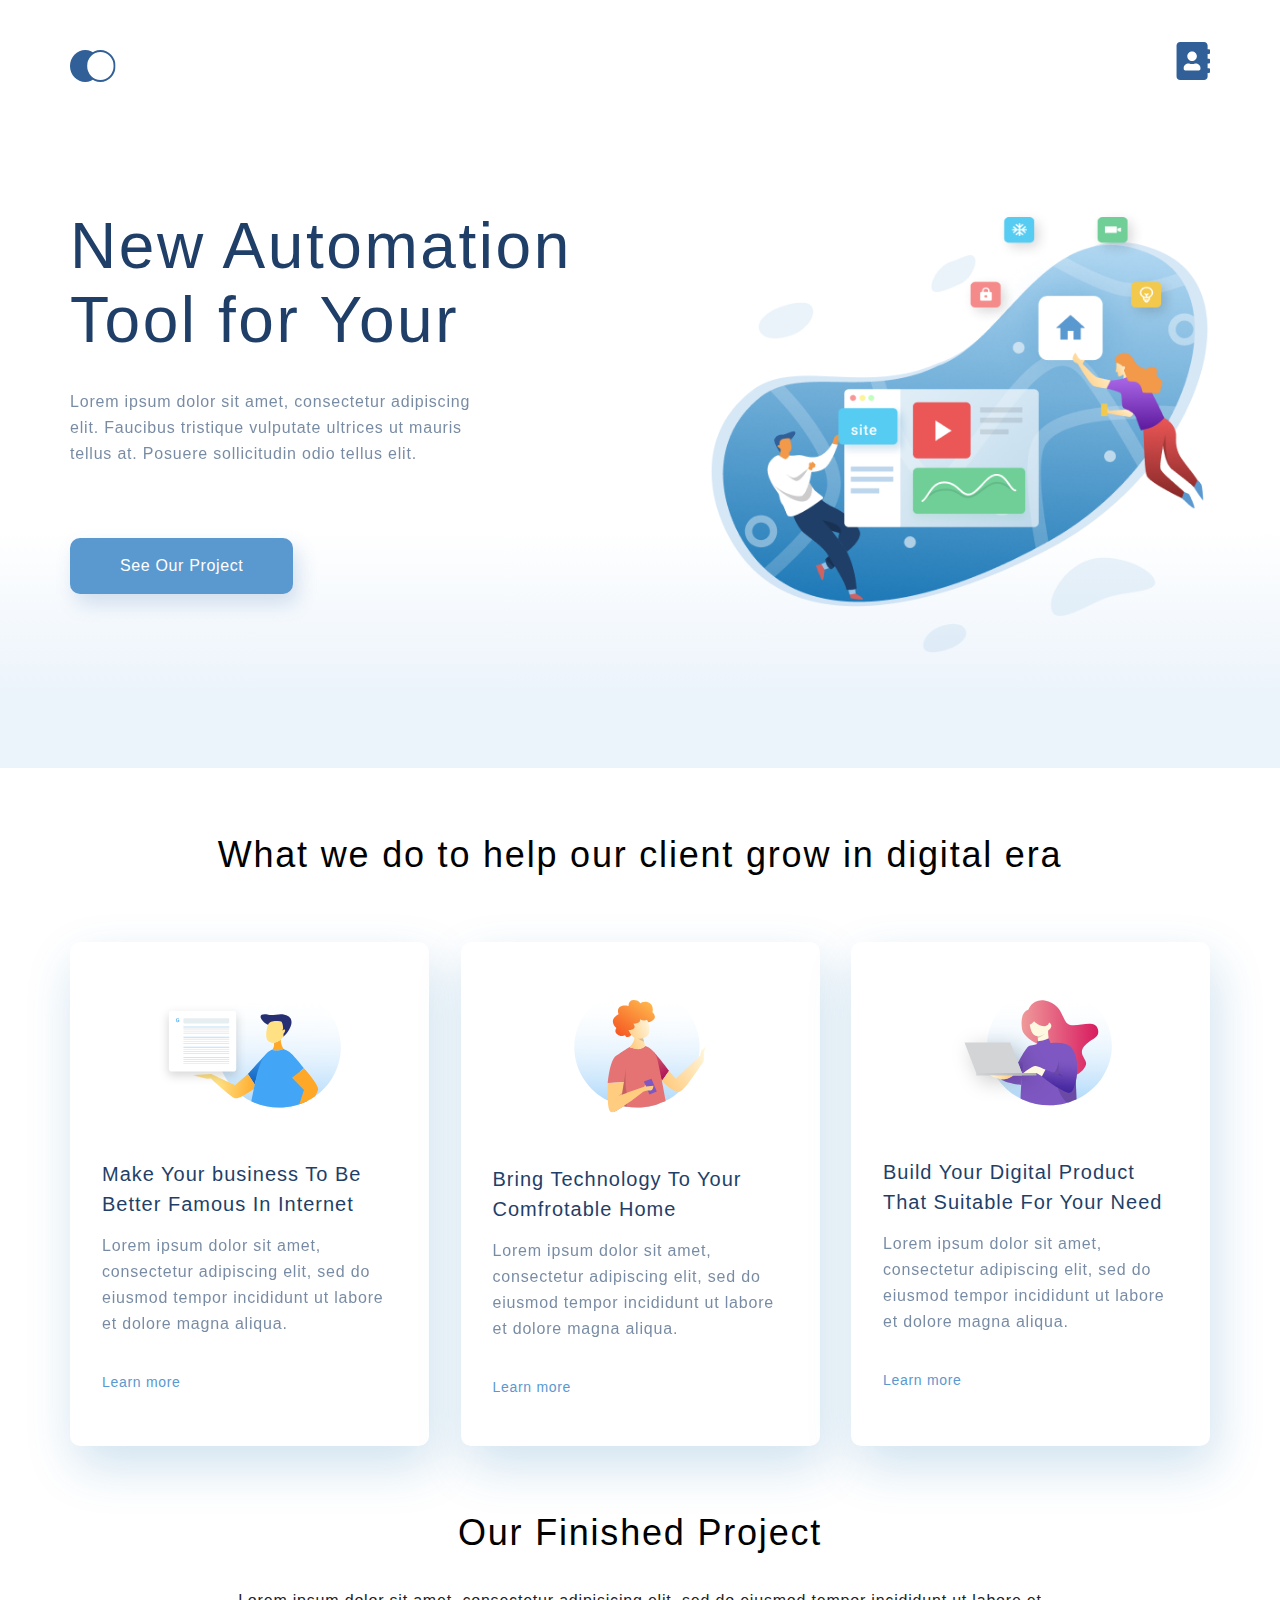
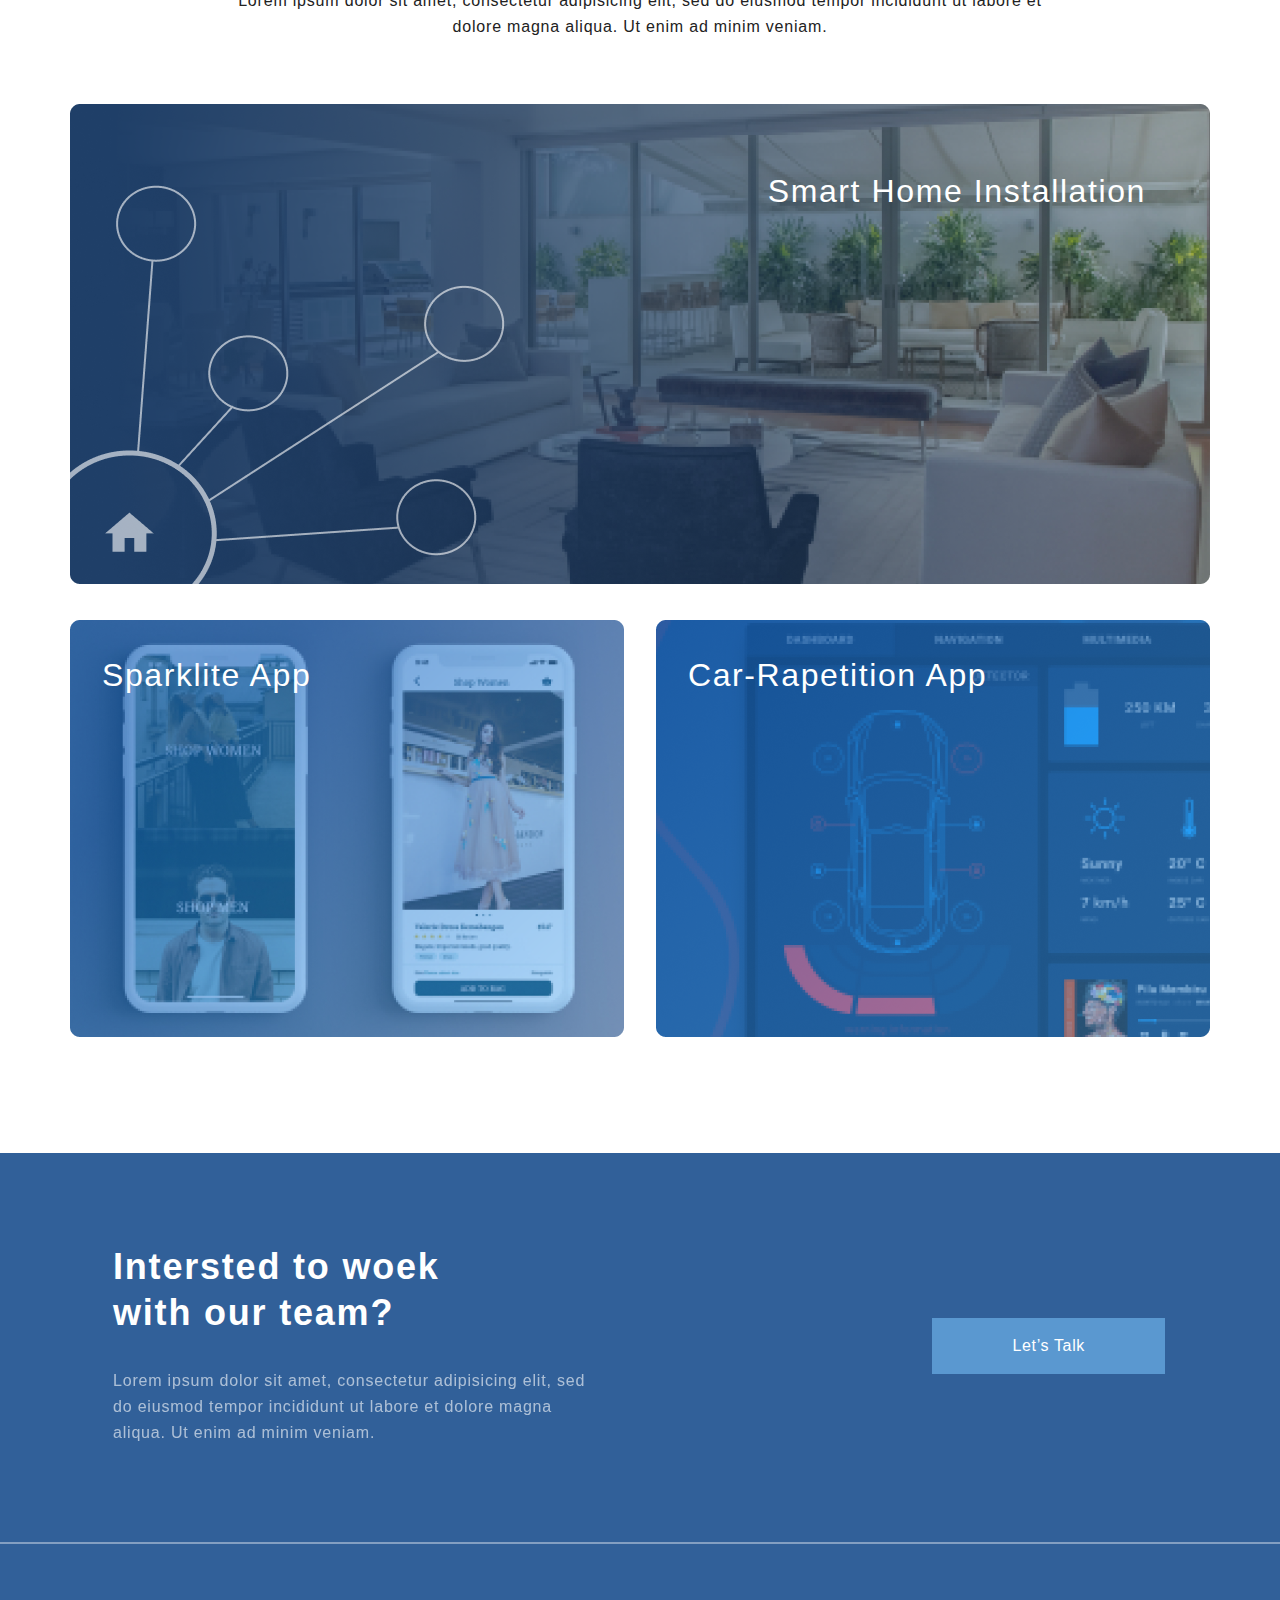
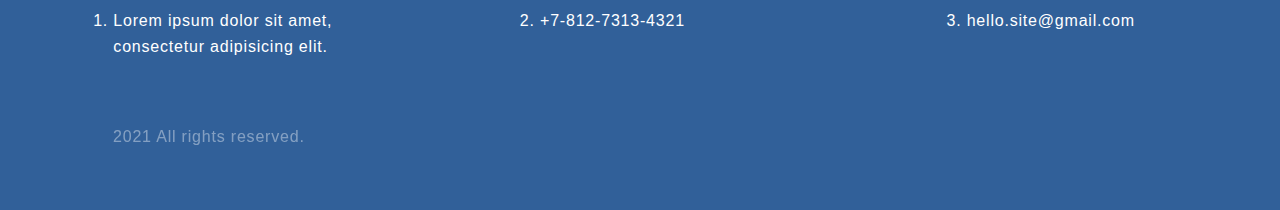
<file: index.html>
<!DOCTYPE html>
<html lang="en">

<head>
    <meta charset="UTF-8">
    <meta http-equiv="X-UA-Compatible" content="IE=edge">
    <meta name="viewport" content="width=device-width, initial-scale=1.0">
    <title>Мой первый сайт</title>
    <link rel="stylesheet" href="style.css">
</head>

<body>
    <div class="top">
        <div class="container top_box">
            <ul class="header">
                <li><a href="index.html"><img src="img/logo.svg" alt="logo"></a></li>
                <li><a href="contact.html"><img src="img/Vector.svg" alt="vector"></a></li>
            </ul>
            <div class="top_info">
                <h1 class="top_heading">New Automation
                    Tool for Your </h1>
                <p class="text top_text">Lorem ipsum dolor sit amet, consectetur adipiscing elit. Faucibus tristique
                    vulputate
                    ultrices ut mauris
                    tellus at. Posuere sollicitudin odio tellus elit.</p>
                <a href="#" class="top_button">See Our Project</a>
            </div>

        </div>
    </div>
    <div class="What_we_do container">
        <h3 class="heading">
            What we do to help our client grow in digital era
        </h3>
        <div class="card_box">
            <div class="card">
                <img class="card_img" src="img/card_1.svg" alt="card_1">
                <h4 class="heading_mini">
                    Make Your business To Be
                    Better Famous In Internet
                </h4>
                <p class="text">
                    Lorem ipsum dolor sit amet, consectetur adipiscing elit, sed do eiusmod tempor incididunt ut labore
                    et dolore magna aliqua.
                </p>
                <a class="card_link" href="#">Learn more</a>

            </div>
            <div class="card">
                <img class="card_img" src="img/card_2.svg" alt="card_2">
                <h4 class="heading_mini">
                    Bring Technology To Your
                    Comfrotable Home
                </h4>
                <p class="text">
                    Lorem ipsum dolor sit amet, consectetur adipiscing elit, sed do eiusmod tempor incididunt ut labore
                    et dolore magna aliqua.
                </p>
                <a class="card_link" href="#">Learn more</a>
            </div>
            <div class="card">
                <img class="card_img" src="img/card_3.svg" alt="card_3">
                <h4 class="heading_mini">
                    Build Your Digital Product
                    That Suitable For Your Need
                </h4>
                <p class="text">
                    Lorem ipsum dolor sit amet, consectetur adipiscing elit, sed do eiusmod tempor incididunt ut labore
                    et dolore magna aliqua.
                </p>
                <a class="card_link" href="#">Learn more</a>
            </div>
        </div>
    </div>
    <div class="project container">
        <h3 class="heading">Our Finished Project</h3>
        <p class="text text_project">Lorem ipsum dolor sit amet, consectetur adipisicing elit, sed do eiusmod tempor
            incididunt ut labore et dolore magna aliqua. Ut enim ad minim veniam.</p>
        <div class="project_item"><img class="project_img" src="img/project_1.png" alt="foto">
            <p class="project_text">Smart Home Installation</p>
        </div>

        <div class="project_parent">
            <div class="project_item project_item_margin"><img class="project_img" src="img/project_2.png" alt="foto">
                <p class="text_parent">Sparklite App</p>
            </div>
            <div class="project_item"><img class="project_img" src="img/project_3.png" alt="foto">
                <p class="text_parent">Car-Rapetition App</p>
            </div>

        </div>
    </div>
    <div class="footer ">

        <div class="footer-content">
            <h3 class="footer_heading">Intersted to woek
                with our team?</h3>
            <p class="text text_footer">Lorem ipsum dolor sit amet, consectetur adipisicing elit, sed do eiusmod
                tempor
                incididunt
                ut labore et dolore magna aliqua. Ut enim ad minim veniam.</p>

        </div>
        <a href="#" class="footer_button">Let’s Talk</a>
        <hr class="line">

        <ol class="footer_contact">
            <li class="text_contact_footer ">Lorem ipsum dolor sit amet, consectetur adipisicing elit.</li>
            <li class="text_contact_footer margin_li ">+7-812-7313-4321</li>
            <li class="text_contact_footer ">hello.site@gmail.com</li>
        </ol>
        <p class="all">2021 All rights reserved.</p>

    </div>
</body>

</html>
</file>
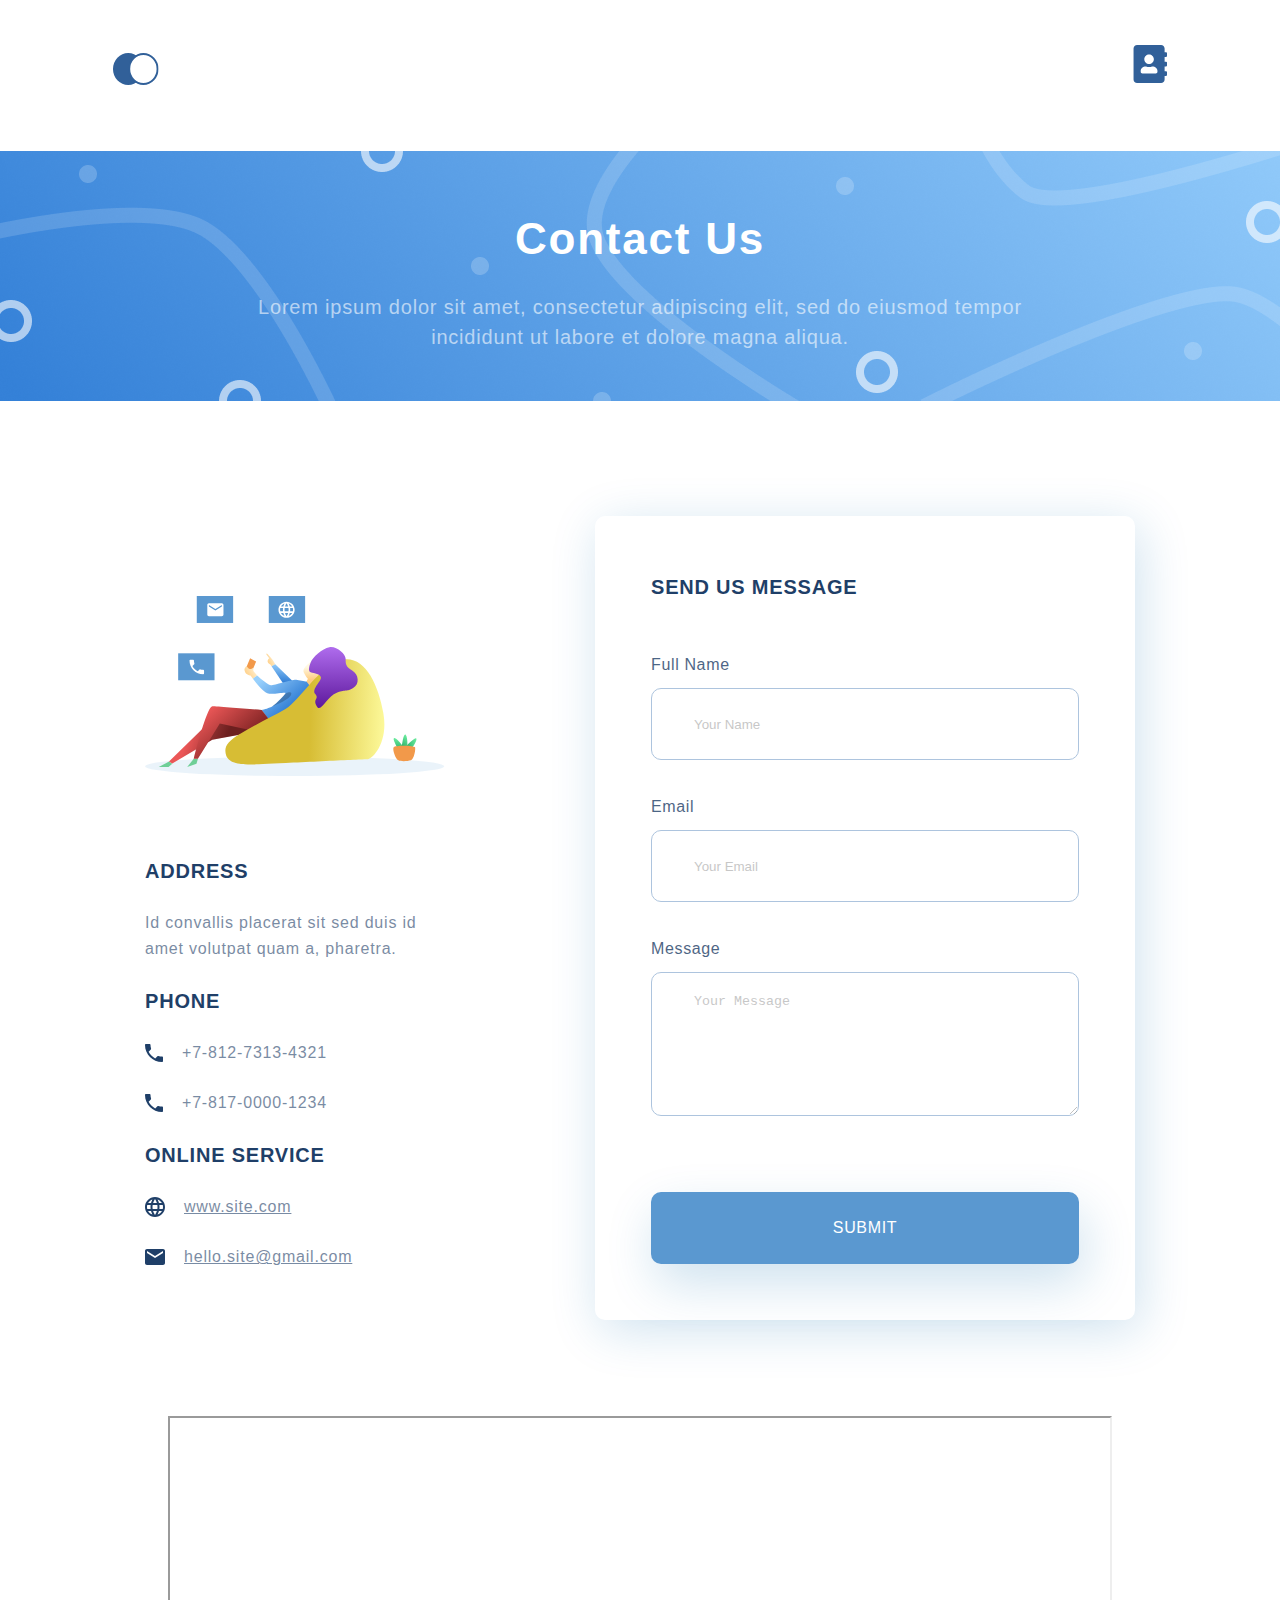
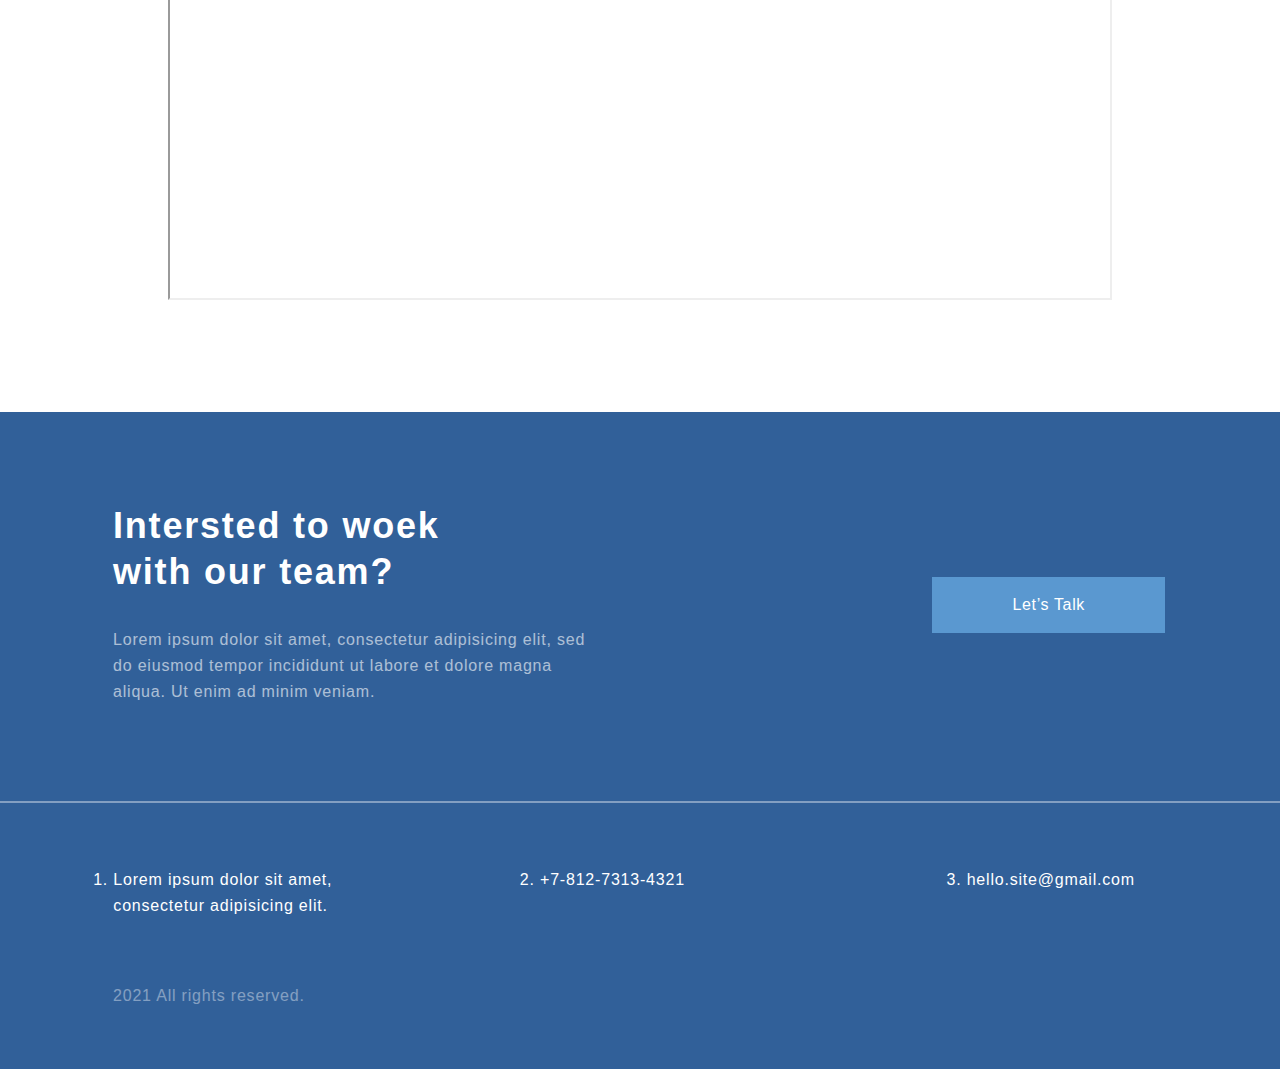
<file: contact.html>
<!DOCTYPE html>
<html lang="en">

<head>
    <meta charset="UTF-8">
    <meta http-equiv="X-UA-Compatible" content="IE=edge">
    <meta name="viewport" content="width=device-width, initial-scale=1.0">
    <title>Мой первый сайт</title>
    <link rel="stylesheet" href="style.css">
</head>

<body>
    <div class="contact">
        <div class="contact_box">
            <ul class="head_contact">
                <li> <a href="index.html"><img src="img/logo.svg" alt="Главная"></a></li>
                <li><a href="contact.html"><img src="img/Vector.svg" alt="Контакты"></a></li>
            </ul>
            <div class="contact_info">
                <h1 class="top_heading_contact">Contact Us</h1>
                <p class="top_text_contact">Lorem ipsum dolor sit amet, consectetur adipiscing elit, sed do eiusmod
                    tempor incididunt ut labore et dolore magna aliqua. </p>
            </div>
        </div>
    </div>
    <div class="container input">
        <div class="adress">
            <img class="logo_img" src="img/Logo_adress.svg" alt="adress">
            <h3 class="adress_heading margin_top">ADDRESS</h3>
            <p class="text">Id convallis placerat sit sed duis id amet volutpat quam a, pharetra.</p>
            <h3 class="adress_heading margin_top">PHONE</h3>
            <div class="fon">
                <img src="img/fon.svg" alt="foto">
                <p class="text text_fon"> +7-812-7313-4321</p>
            </div>
            <div class="fon margin_top"> <img src="img/fon.svg" alt="foto">
                <p class="text text_fon">+7-817-0000-1234</p>
            </div>

            <h3 class="adress_heading margin_top">ONLINE SERVICE</h3>
            <div class="fon"> <img src="img/globus.svg" alt="globo">
                <a class="text text_fon" href="#" target="_blank">www.site.com</a>
            </div>
            <div class="fon margin_top"><img src="img/mail.svg" alt="foto">
                <a class="text text_fon" href="#" target="_blank">hello.site@gmail.com</a>
            </div>


        </div>
        <div class="input_contact">
            <h3 class="adress_heading">SEND US MESSAGE</h3>
            <p class="name_input">Full Name</p>
            <input class="bord" type="text" placeholder="Your Name">

            <p class="name_input name-2">Email</p>
            <input class="bord" type="text" placeholder="Your Email">
            <p class="name_input name-2">Message</p>
            <textarea class="bord textarea_bord" name="Message" placeholder="Your Message"></textarea>

            <a class="buttom_input" href="#">SUBMIT</a>
        </div>
    </div>

    <div class="map">
        <iframe class="size_map"
            src="https://yandex.ru/map-widget/v1/?um=constructor%3Aa2fad71b6a8f3bcb3a5357be9a6006842851edab9f823d2ae8b58efd8c1493f9&amp;source=constructor"></iframe>
    </div>
    <div class="footer ">

        <div class="footer-content">
            <h3 class="footer_heading">Intersted to woek
                with our team?</h3>
            <p class="text text_footer">Lorem ipsum dolor sit amet, consectetur adipisicing elit, sed do eiusmod
                tempor
                incididunt
                ut labore et dolore magna aliqua. Ut enim ad minim veniam.</p>

        </div>
        <a href="#" class="footer_button">Let’s Talk</a>
        <hr class="line">

        <ol class="footer_contact">
            <li class="text_contact_footer ">Lorem ipsum dolor sit amet, consectetur adipisicing elit.</li>
            <li class="text_contact_footer margin_li ">+7-812-7313-4321</li>
            <li class="text_contact_footer ">hello.site@gmail.com</li>
        </ol>
        <p class="all">2021 All rights reserved.</p>

    </div>


</body>


</html>
</file>
<file: style.css>
* {
  margin: 0;
  padding: 0;
}

body {
  font-family: sans-serif;
}

.top {
  margin: auto;
  height: 1px;
  min-height: 768px;
  background: -webkit-gradient(linear, left bottom, left top, color-stop(8.84%, #EBF3FB), color-stop(31.12%, rgba(152, 195, 232, 0)));
  background: linear-gradient(0deg, #EBF3FB 8.84%, rgba(152, 195, 232, 0) 31.12%);
}

.container {
  display: -webkit-box;
  display: -ms-flexbox;
  display: flex;
  -webkit-box-orient: vertical;
  -webkit-box-direction: normal;
      -ms-flex-direction: column;
          flex-direction: column;
  max-width: 1140px;
  margin: 0 auto;
  height: 100%;
}

.top_box {
  display: -webkit-box;
  display: -ms-flexbox;
  display: flex;
  -webkit-box-orient: vertical;
  -webkit-box-direction: normal;
      -ms-flex-direction: column;
          flex-direction: column;
  height: 100%;
}

.header {
  display: -webkit-box;
  display: -ms-flexbox;
  display: flex;
  -webkit-box-pack: justify;
      -ms-flex-pack: justify;
          justify-content: space-between;
  list-style-type: none;
  padding-top: 42px;
}

.top_info {
  height: 100%;
  padding-top: 115px;
  -webkit-box-flex: 1;
      -ms-flex-positive: 1;
          flex-grow: 1;
  background-image: url(img/illustration.png);
  background-repeat: no-repeat;
  background-position: right center;
  background-size: 44%;
}

.top_heading {
  width: 540px;
  font-weight: 300;
  font-size: 64px;
  line-height: 74px;
  letter-spacing: 0.04em;
  color: #1F3F68;
  padding-bottom: 32px;
}

.top_text {
  width: 425px;
}

.text {
  font-size: 16px;
  line-height: 26px;
  letter-spacing: 0.05em;
  color: #1F3F68;
  opacity: 0.6;
}

.top_button {
  font-size: 16px;
  line-height: 26px;
  text-align: center;
  letter-spacing: 0.04em;
  color: #FFFFFF;
  background: #5A98D0;
  -webkit-box-shadow: 5px 10px 20px rgba(53, 110, 173, 0.2);
          box-shadow: 5px 10px 20px rgba(53, 110, 173, 0.2);
  border-radius: 10px;
  padding: 15px 50px;
  text-decoration: none;
  display: inline-block;
  margin-top: 71px;
}

.What_we_do {
  padding-top: 64px;
}

.heading {
  font-size: 36px;
  font-weight: 300;
  line-height: 46px;
  text-align: center;
  letter-spacing: 0.05em;
  color: #000000;
}

.card_box {
  display: -webkit-box;
  display: -ms-flexbox;
  display: flex;
  -webkit-box-pack: justify;
      -ms-flex-pack: justify;
          justify-content: space-between;
  margin-top: 64px;
  padding-bottom: 64px;
}

.card {
  width: 359px;
  -webkit-box-sizing: border-box;
          box-sizing: border-box;
  padding: 44px 32px;
  background: #FFFFFF;
  -webkit-box-shadow: 5px 20px 50px rgba(16, 112, 177, 0.2);
          box-shadow: 5px 20px 50px rgba(16, 112, 177, 0.2);
  border-radius: 10px;
  display: -webkit-box;
  display: -ms-flexbox;
  display: flex;
  -webkit-box-orient: vertical;
  -webkit-box-direction: normal;
      -ms-flex-direction: column;
          flex-direction: column;
}

.card_img {
  -ms-flex-item-align: center;
      -ms-grid-row-align: center;
      align-self: center;
  margin-bottom: 51px;
}

.heading_mini {
  font-weight: 400;
  width: 283px;
  font-size: 20px;
  line-height: 30px;
  letter-spacing: 0.05em;
  color: #1F3F68;
  margin-bottom: 14px;
}

.card_link {
  font-size: 14px;
  line-height: 30px;
  letter-spacing: 0.05em;
  color: #5A98D0;
  text-decoration: none;
  display: inline-block;
  margin-top: 30px;
}

.project_img {
  width: 100%;
}

.text_project {
  width: 75%;
  margin: 32px auto 64px;
  color: #222222;
  text-align: center;
  opacity: 1;
}

.project_item {
  width: 100%;
  position: relative;
  -webkit-box-flex: 1;
      -ms-flex-positive: 1;
          flex-grow: 1;
}

.project_item_margin {
  margin-right: 32px;
}

.project_parent {
  display: -webkit-box;
  display: -ms-flexbox;
  display: flex;
  -webkit-box-pack: justify;
      -ms-flex-pack: justify;
          justify-content: space-between;
  margin-top: 32px;
}

.project_text {
  font-weight: 400;
  font-size: 32px;
  line-height: 46px;
  text-align: right;
  letter-spacing: 0.05em;
  color: #FFFFFF;
  position: absolute;
  top: 64px;
  right: 64px;
}

.text_parent {
  position: absolute;
  top: 32px;
  left: 32px;
  font-weight: 400;
  font-size: 32px;
  line-height: 46px;
  text-align: right;
  letter-spacing: 0.05em;
  color: #FFFFFF;
}

.footer {
  height: 1px;
  min-height: 657px;
  background: #316099;
  display: -webkit-box;
  display: -ms-flexbox;
  display: flex;
  -webkit-box-orient: vertical;
  -webkit-box-direction: normal;
      -ms-flex-direction: column;
          flex-direction: column;
  position: relative;
  margin-top: 112px;
}

.footer-content {
  margin-top: 91px;
  margin-left: 113px;
}

.footer_heading {
  width: 340.96px;
  font-size: 36px;
  line-height: 46px;
  letter-spacing: 0.05em;
  color: #FFFFFF;
  margin-bottom: 32px;
}

.text_footer {
  width: 494.77px;
  color: #FFFFFF;
}

.footer_button {
  display: inline-block;
  font-size: 16px;
  line-height: 26px;
  text-align: center;
  letter-spacing: 0.04em;
  color: #FFFFFF;
  text-decoration: none;
  background: #5A98D0;
  padding: 15px 80px;
  position: absolute;
  top: 165px;
  right: 115px;
}

.line {
  opacity: 0.4;
  border: 1px solid #FFFFFF;
  margin-top: 96px;
}

.footer_contact {
  display: -webkit-box;
  display: -ms-flexbox;
  display: flex;
  -ms-flex-pack: distribute;
      justify-content: space-around;
  margin-top: 64px;
}

.text_contact_footer {
  margin-left: 100px;
  font-size: 16px;
  line-height: 26px;
  letter-spacing: 0.05em;
  color: #FFFFFF;
  width: 300px;
}

.all {
  font-size: 16px;
  line-height: 26px;
  letter-spacing: 0.05em;
  color: #FFFFFF;
  opacity: 0.4;
  margin-left: 113px;
  margin-top: 64px;
}

.contact {
  margin: auto;
  height: 1px;
  min-height: 471px;
  background: none;
}

.contact_box {
  padding: 0;
  margin: 0 auto;
  height: 471px;
}

.head_contact {
  display: -webkit-box;
  display: -ms-flexbox;
  display: flex;
  list-style-type: none;
  -webkit-box-pack: justify;
      -ms-flex-pack: justify;
          justify-content: space-between;
  margin: 45px 113px 54px;
}

.contact_info {
  display: -webkit-box;
  display: -ms-flexbox;
  display: flex;
  -webkit-box-orient: vertical;
  -webkit-box-direction: normal;
      -ms-flex-direction: column;
          flex-direction: column;
  background-image: url(img/contact_gradient.png);
  height: 250px;
  background-repeat: no-repeat;
  background-size: cover;
}

.top_heading_contact {
  margin: 51px auto 16px;
  font-size: 44px;
  line-height: 74px;
  text-align: center;
  letter-spacing: 0.04em;
  color: #FFFFFF;
}

.fon {
  display: -webkit-box;
  display: -ms-flexbox;
  display: flex;
}

.top_text_contact {
  width: 780px;
  margin: 0 auto 49px;
  font-size: 20px;
  line-height: 30px;
  text-align: center;
  letter-spacing: 0.04em;
  color: rgba(255, 255, 255, 0.6);
}

.text_fon {
  margin-left: 19px;
}

.margin_top {
  margin-top: 24px;
}

.input {
  display: -webkit-box;
  display: -ms-flexbox;
  display: flex;
  -webkit-box-orient: horizontal;
  -webkit-box-direction: normal;
      -ms-flex-direction: row;
          flex-direction: row;
  -ms-flex-pack: distribute;
      justify-content: space-around;
  margin: 0 auto;
}

.adress {
  display: -webkit-box;
  display: -ms-flexbox;
  display: flex;
  -webkit-box-orient: vertical;
  -webkit-box-direction: normal;
      -ms-flex-direction: column;
          flex-direction: column;
  width: 300px;
}

.logo_img {
  margin-top: 80px;
  margin-bottom: 56px;
  width: 300px;
}

.adress_heading {
  margin-bottom: 24px;
  font-size: 20px;
  line-height: 30px;
  letter-spacing: 0.04em;
  color: #1F3F68;
}

.input_contact {
  padding: 56px;
  background: #FFFFFF;
  -webkit-box-shadow: 5px 10px 50px rgba(16, 112, 177, 0.2);
          box-shadow: 5px 10px 50px rgba(16, 112, 177, 0.2);
  border-radius: 10px;
}

.bord {
  padding-left: 42px;
  margin-top: 8px;
  height: 72px;
  width: 428px;
  opacity: 0.4;
  border: 1px solid #356EAD;
  -webkit-box-sizing: border-box;
          box-sizing: border-box;
  border-radius: 10px;
}

.name_input {
  margin-top: 48px;
  font-size: 16px;
  line-height: 30px;
  letter-spacing: 0.04em;
  color: #1F3F68;
  opacity: 0.8;
}

.name-2 {
  margin-top: 32px;
}

.textarea_bord {
  padding-top: 21px;
  width: 428px;
  height: 144px;
}

.buttom_input {
  text-decoration: none;
  margin-top: 72px;
  display: block;
  font-size: 16px;
  line-height: 26px;
  text-align: center;
  letter-spacing: 0.04em;
  color: #FFFFFF;
  padding: 23px;
  background: #5A98D0;
  -webkit-box-shadow: 5px 20px 50px rgba(16, 112, 177, 0.2);
          box-shadow: 5px 20px 50px rgba(16, 112, 177, 0.2);
  border-radius: 10px;
}

.map {
  display: -webkit-box;
  display: -ms-flexbox;
  display: flex;
  margin: 96px 0 112px;
}

.size_map {
  -ms-flex-item-align: center;
      -ms-grid-row-align: center;
      align-self: center;
  margin: auto;
  max-width: 940px;
  width: 100%;
  height: 480px;
  left: 213px;
  top: 1332px;
}

@media (max-width: 1024px) {
  .container {
    padding-left: 32px;
    padding-right: 32px;
  }
  .top_info {
    background-position: right 280px;
  }
  .card_box {
    -webkit-box-orient: vertical;
    -webkit-box-direction: normal;
        -ms-flex-direction: column;
            flex-direction: column;
    margin-top: 32px;
    padding-bottom: 127px;
  }
  .card {
    -ms-flex-item-align: center;
        -ms-grid-row-align: center;
        align-self: center;
    margin-top: 32px;
  }
  .text_parent {
    top: 20px;
    left: 20px;
  }
  .footer-content {
    margin-top: 64px;
  }
  .footer_button {
    padding: 5px 30px;
    top: 161px;
    right: 123px;
  }
  .text_footer {
    width: 336px;
  }
  .footer_contact {
    display: -webkit-box;
    display: -ms-flexbox;
    display: flex;
    -webkit-box-orient: vertical;
    -webkit-box-direction: normal;
        -ms-flex-direction: column;
            flex-direction: column;
    margin-left: 30px;
  }
  .margin_li {
    margin-top: 25px;
    margin-bottom: 25px;
  }
  .line {
    margin-top: 64px;
  }
  .all {
    margin: 0;
    margin: 32px 0 0 113px;
  }
  .head_contact {
    margin: 32px 18px;
  }
  .top_text_contact {
    width: 520px;
  }
  .input {
    -webkit-box-orient: vertical;
    -webkit-box-direction: normal;
        -ms-flex-direction: column;
            flex-direction: column;
    -webkit-box-align: center;
        -ms-flex-align: center;
            align-items: center;
  }
  .input_contact {
    margin-top: 64px;
  }
  .logo_img {
    margin-top: 0;
  }
  .map {
    margin: 64px 0 64px;
  }
  .footer {
    margin: 0;
  }
}

@media (max-width: 667px) {
  .top {
    min-height: 376px;
    padding-bottom: 41px;
  }
  .top_heading {
    width: 100%;
    font-size: 32px;
    line-height: 38px;
    text-align: center;
    padding-bottom: 12px;
  }
  .top_info {
    padding-top: 36px;
    background-image: none;
    display: -webkit-box;
    display: -ms-flexbox;
    display: flex;
    -webkit-box-orient: vertical;
    -webkit-box-direction: normal;
        -ms-flex-direction: column;
            flex-direction: column;
  }
  .top_text {
    width: 100%;
    text-align: center;
  }
  .header {
    padding-top: 24px;
  }
  .top_button {
    font-size: 12px;
    text-align: center;
    color: #FFFFFF;
    padding: 0 8px;
    -ms-flex-item-align: center;
        -ms-grid-row-align: center;
        align-self: center;
    margin-top: 32px;
  }
  .heading {
    font-size: 24px;
    line-height: 28px;
  }
  .text_project {
    width: 343px;
    margin: 32px auto 82px;
  }
  .card_box {
    margin: 0;
    margin-top: 16px;
    padding-bottom: 64px;
  }
  .project_parent {
    -webkit-box-orient: vertical;
    -webkit-box-direction: normal;
        -ms-flex-direction: column;
            flex-direction: column;
    margin-top: 16px;
  }
  .project_item_margin {
    margin: 0;
    margin-bottom: 16px;
  }
  .project_text {
    font-size: 16px;
    line-height: 19px;
    top: 16px;
    right: 16px;
  }
  .text_parent {
    font-size: 16px;
    line-height: 19px;
    top: 16px;
    left: 16px;
  }
  .footer_heading {
    font-size: 24px;
    line-height: 28px;
    margin: 18px auto 32px;
    width: 250px;
    text-align: center;
  }
  .footer {
    margin-top: 64px;
    height: 542px;
  }
  .footer-content {
    margin: 0;
  }
  .text_footer {
    text-align: center;
    margin: auto;
  }
  .footer_button {
    top: 238px;
    width: 108px;
    position: unset;
    margin: auto;
  }
  .line {
    margin-top: 112px;
  }
  .text_contact_footer {
    margin: 0;
  }
  .margin_li {
    margin-top: 17px;
    margin-bottom: 17px;
  }
  .footer_contact {
    margin-left: 56px;
  }
  .all {
    margin: auto;
  }
  .head_contact {
    margin: 16px 11px;
  }
  .top_heading_contact {
    font-size: 24px;
    line-height: 28px;
  }
  .top_text_contact {
    font-size: 16px;
    width: 341px;
  }
  .input_contact {
    padding: 35px;
  }
  .bord {
    height: 46px;
    width: 271px;
    margin-top: 0;
  }
  .textarea_bord {
    height: 92px;
  }
  .name-2 {
    margin-top: 20px;
  }
  .name_input {
    margin-top: 32px;
  }
  .buttom_input {
    margin-top: 46px;
  }
  .map {
    margin: 32px 0;
  }
  .size_map {
    margin: 0;
  }
  .line {
    margin-top: 48px;
  }
}
/*# sourceMappingURL=style.css.map */
</file>
